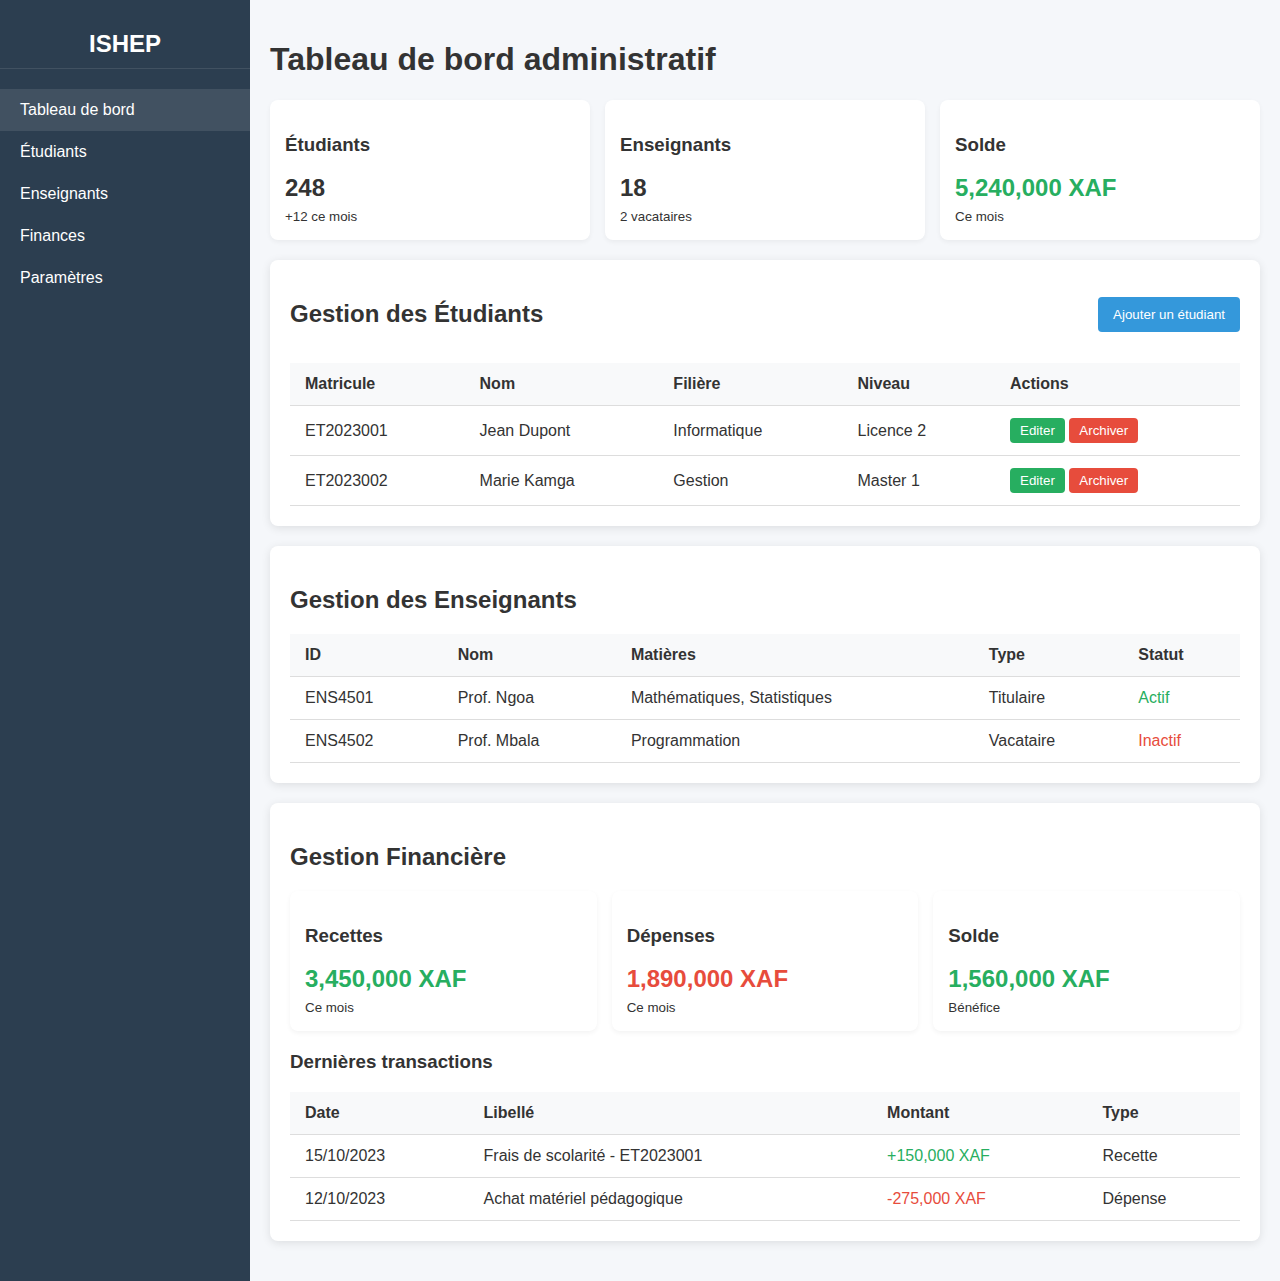
<file: dashboard.html>
<!DOCTYPE html>
<html lang="fr">
<head>
    <meta charset="UTF-8">
    <meta name="viewport" content="width=device-width, initial-scale=1.0">
    <title>ISHEP - Gestion Scolaire</title>
    <style>
        :root {
            --primary: #2c3e50;
            --secondary: #3498db;
            --success: #27ae60;
            --danger: #e74c3c;
        }
        
        body {
            font-family: 'Segoe UI', Tahoma, Geneva, Verdana, sans-serif;
            margin: 0;
            background: #f5f7fa;
            color: #333;
        }
        
        .container {
            display: flex;
            min-height: 100vh;
        }
        
        /* Navigation */
        .sidebar {
            width: 250px;
            background: var(--primary);
            color: white;
            padding: 20px 0;
        }
        
        .sidebar h2 {
            text-align: center;
            padding: 10px;
            margin: 0;
            border-bottom: 1px solid rgba(255,255,255,0.1);
        }
        
        .nav-menu {
            list-style: none;
            padding: 0;
            margin-top: 20px;
        }
        
        .nav-item {
            padding: 12px 20px;
            cursor: pointer;
            transition: 0.3s;
        }
        
        .nav-item:hover, .nav-item.active {
            background: rgba(255,255,255,0.1);
        }
        
        /* Contenu principal */
        .main-content {
            flex: 1;
            padding: 20px;
        }
        
        .module-card {
            background: white;
            border-radius: 8px;
            box-shadow: 0 2px 10px rgba(0,0,0,0.1);
            padding: 20px;
            margin-bottom: 20px;
        }
        
        .btn {
            padding: 10px 15px;
            border: none;
            border-radius: 4px;
            cursor: pointer;
            font-weight: 500;
        }
        
        .btn-primary {
            background: var(--secondary);
            color: white;
        }
        
        .btn-success {
            background: var(--success);
            color: white;
        }
        
        .btn-danger {
            background: var(--danger);
            color: white;
        }
        
        table {
            width: 100%;
            border-collapse: collapse;
            margin-top: 15px;
        }
        
        th, td {
            padding: 12px 15px;
            text-align: left;
            border-bottom: 1px solid #ddd;
        }
        
        th {
            background: #f8f9fa;
            font-weight: 600;
        }
        
        .stats-container {
            display: grid;
            grid-template-columns: repeat(3, 1fr);
            gap: 15px;
            margin: 20px 0;
        }
        
        .stat-card {
            background: white;
            border-radius: 8px;
            padding: 15px;
            box-shadow: 0 2px 5px rgba(0,0,0,0.05);
        }
        
        .stat-value {
            font-size: 24px;
            font-weight: 600;
            margin: 5px 0;
        }
        
        .income {
            color: var(--success);
        }
        
        .expense {
            color: var(--danger);
        }
    </style>
</head>
<body>
    <div class="container">
        <!-- Barre latérale -->
        <div class="sidebar">
            <h2>ISHEP</h2>
            <ul class="nav-menu">
                <li class="nav-item active">Tableau de bord</li>
                <li class="nav-item">Étudiants</li>
                <li class="nav-item">Enseignants</li>
                <li class="nav-item">Finances</li>
                <li class="nav-item">Paramètres</li>
            </ul>
        </div>
        
        <!-- Contenu principal -->
        <div class="main-content">
            <h1>Tableau de bord administratif</h1>
            
            <!-- Statistiques rapides -->
            <div class="stats-container">
                <div class="stat-card">
                    <h3>Étudiants</h3>
                    <div class="stat-value">248</div>
                    <small>+12 ce mois</small>
                </div>
                <div class="stat-card">
                    <h3>Enseignants</h3>
                    <div class="stat-value">18</div>
                    <small>2 vacataires</small>
                </div>
                <div class="stat-card">
                    <h3>Solde</h3>
                    <div class="stat-value income">5,240,000 XAF</div>
                    <small>Ce mois</small>
                </div>
            </div>
            
            <!-- Module Étudiants -->
            <div class="module-card">
                <div style="display: flex; justify-content: space-between; align-items: center;">
                    <h2>Gestion des Étudiants</h2>
                    <button class="btn btn-primary">Ajouter un étudiant</button>
                </div>
                
                <table>
                    <thead>
                        <tr>
                            <th>Matricule</th>
                            <th>Nom</th>
                            <th>Filière</th>
                            <th>Niveau</th>
                            <th>Actions</th>
                        </tr>
                    </thead>
                    <tbody>
                        <tr>
                            <td>ET2023001</td>
                            <td>Jean Dupont</td>
                            <td>Informatique</td>
                            <td>Licence 2</td>
                            <td>
                                <button class="btn btn-success" style="padding: 5px 10px;">Editer</button>
                                <button class="btn btn-danger" style="padding: 5px 10px;">Archiver</button>
                            </td>
                        </tr>
                        <tr>
                            <td>ET2023002</td>
                            <td>Marie Kamga</td>
                            <td>Gestion</td>
                            <td>Master 1</td>
                            <td>
                                <button class="btn btn-success" style="padding: 5px 10px;">Editer</button>
                                <button class="btn btn-danger" style="padding: 5px 10px;">Archiver</button>
                            </td>
                        </tr>
                    </tbody>
                </table>
            </div>
            
            <!-- Module Enseignants -->
            <div class="module-card">
                <h2>Gestion des Enseignants</h2>
                
                <table>
                    <thead>
                        <tr>
                            <th>ID</th>
                            <th>Nom</th>
                            <th>Matières</th>
                            <th>Type</th>
                            <th>Statut</th>
                        </tr>
                    </thead>
                    <tbody>
                        <tr>
                            <td>ENS4501</td>
                            <td>Prof. Ngoa</td>
                            <td>Mathématiques, Statistiques</td>
                            <td>Titulaire</td>
                            <td><span style="color: var(--success);">Actif</span></td>
                        </tr>
                        <tr>
                            <td>ENS4502</td>
                            <td>Prof. Mbala</td>
                            <td>Programmation</td>
                            <td>Vacataire</td>
                            <td><span style="color: var(--danger);">Inactif</span></td>
                        </tr>
                    </tbody>
                </table>
            </div>
            
            <!-- Module Finances -->
            <div class="module-card">
                <h2>Gestion Financière</h2>
                
                <div class="stats-container">
                    <div class="stat-card">
                        <h3>Recettes</h3>
                        <div class="stat-value income">3,450,000 XAF</div>
                        <small>Ce mois</small>
                    </div>
                    <div class="stat-card">
                        <h3>Dépenses</h3>
                        <div class="stat-value expense">1,890,000 XAF</div>
                        <small>Ce mois</small>
                    </div>
                    <div class="stat-card">
                        <h3>Solde</h3>
                        <div class="stat-value income">1,560,000 XAF</div>
                        <small>Bénéfice</small>
                    </div>
                </div>
                
                <h3>Dernières transactions</h3>
                <table>
                    <thead>
                        <tr>
                            <th>Date</th>
                            <th>Libellé</th>
                            <th>Montant</th>
                            <th>Type</th>
                        </tr>
                    </thead>
                    <tbody>
                        <tr>
                            <td>15/10/2023</td>
                            <td>Frais de scolarité - ET2023001</td>
                            <td class="income">+150,000 XAF</td>
                            <td>Recette</td>
                        </tr>
                        <tr>
                            <td>12/10/2023</td>
                            <td>Achat matériel pédagogique</td>
                            <td class="expense">-275,000 XAF</td>
                            <td>Dépense</td>
                        </tr>
                    </tbody>
                </table>
            </div>
        </div>
    </div>

    <script>
        // Fonctionnalité basique pour la navigation
        document.querySelectorAll('.nav-item').forEach(item => {
            item.addEventListener('click', function() {
                // Retire la classe active de tous les items
                document.querySelectorAll('.nav-item').forEach(i => {
                    i.classList.remove('active');
                });
                // Ajoute la classe active à l'item cliqué
                this.classList.add('active');
                // Ici: Ajouter le code pour charger le module correspondant
                alert(`Chargement du module: ${this.textContent}`);
            });
        });
    </script>
</body>
</html>
</file>
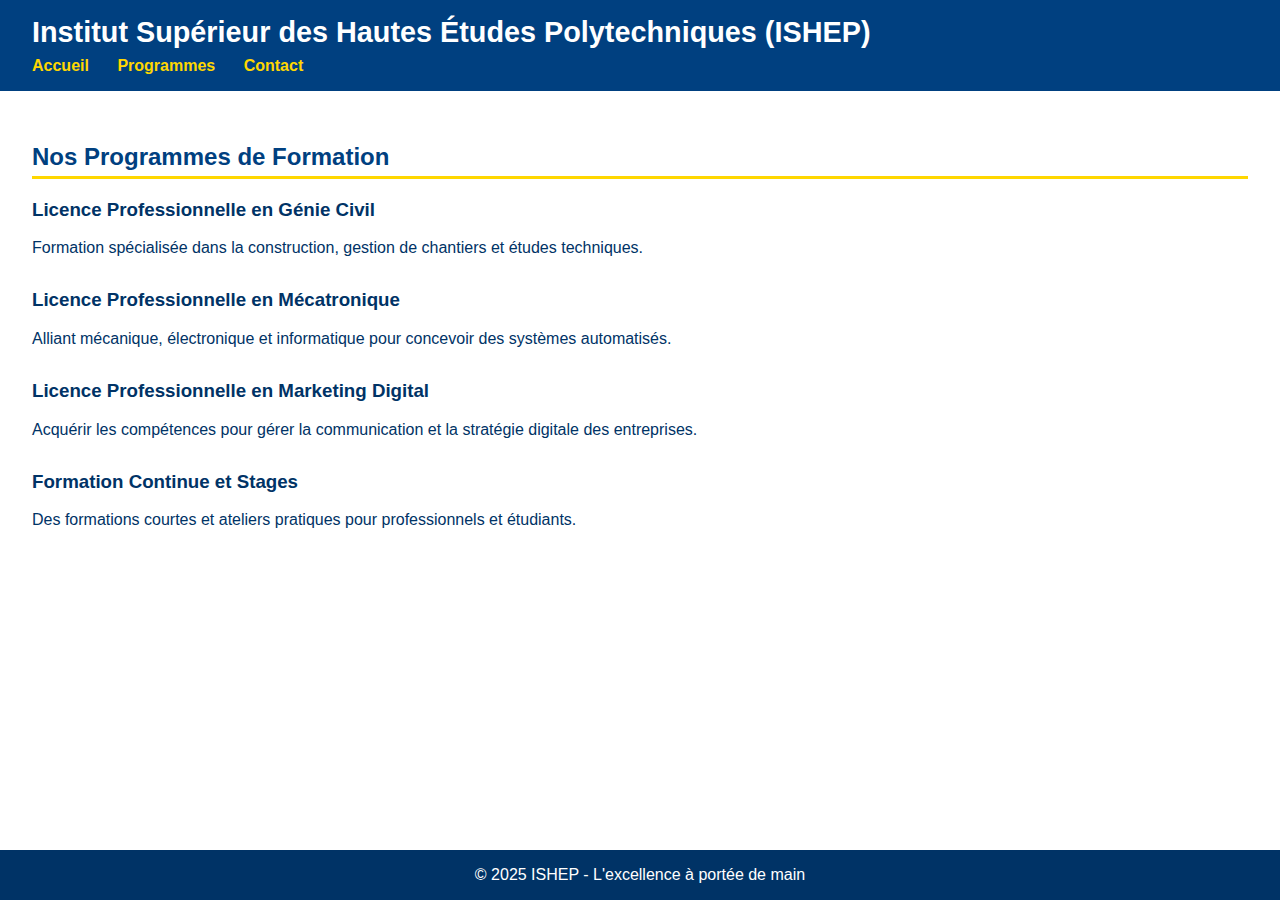
<file: programmes.html>
<!DOCTYPE html>
<html lang="fr">
<head>
<meta charset="UTF-8" />
<meta name="viewport" content="width=device-width, initial-scale=1" />
<title>Programmes - ISHEP</title>
<style>
  body {
    font-family: Arial, sans-serif;
    background-color: #fff;
    color: #003366; /* bleu foncé */
    margin: 0; padding: 0;
  }
  header {
    background-color: #004080; /* bleu plus foncé */
    color: white;
    padding: 1rem 2rem;
  }
  header h1 {
    margin: 0;
    font-size: 1.8rem;
  }
  nav {
    margin-top: 0.5rem;
  }
  nav a {
    color: #ffd700; /* or */
    margin-right: 1.5rem;
    text-decoration: none;
    font-weight: bold;
  }
  nav a:hover {
    text-decoration: underline;
  }
  main {
    padding: 2rem;
  }
  h2 {
    color: #004080;
    border-bottom: 3px solid #ffd700;
    padding-bottom: 0.3rem;
  }
  section.programme {
    margin-bottom: 2rem;
  }
  footer {
    background-color: #003366;
    color: white;
    text-align: center;
    padding: 1rem 2rem;
    position: fixed;
    bottom: 0; left: 0; right: 0;
  }
</style>
</head>
<body>

<header>
  <h1>Institut Supérieur des Hautes Études Polytechniques (ISHEP)</h1>
  <nav>
    <a href="index.html">Accueil</a>
    <a href="programmes.html">Programmes</a>
    <a href="contact.html">Contact</a>
  </nav>
</header>

<main>
  <h2>Nos Programmes de Formation</h2>

  <section class="programme">
    <h3>Licence Professionnelle en Génie Civil</h3>
    <p>Formation spécialisée dans la construction, gestion de chantiers et études techniques.</p>
  </section>

  <section class="programme">
    <h3>Licence Professionnelle en Mécatronique</h3>
    <p>Alliant mécanique, électronique et informatique pour concevoir des systèmes automatisés.</p>
  </section>

  <section class="programme">
    <h3>Licence Professionnelle en Marketing Digital</h3>
    <p>Acquérir les compétences pour gérer la communication et la stratégie digitale des entreprises.</p>
  </section>

  <section class="programme">
    <h3>Formation Continue et Stages</h3>
    <p>Des formations courtes et ateliers pratiques pour professionnels et étudiants.</p>
  </section>

</main>

<footer>
  &copy; 2025 ISHEP - L'excellence à portée de main
</footer>

</body>
</html>
</file>
